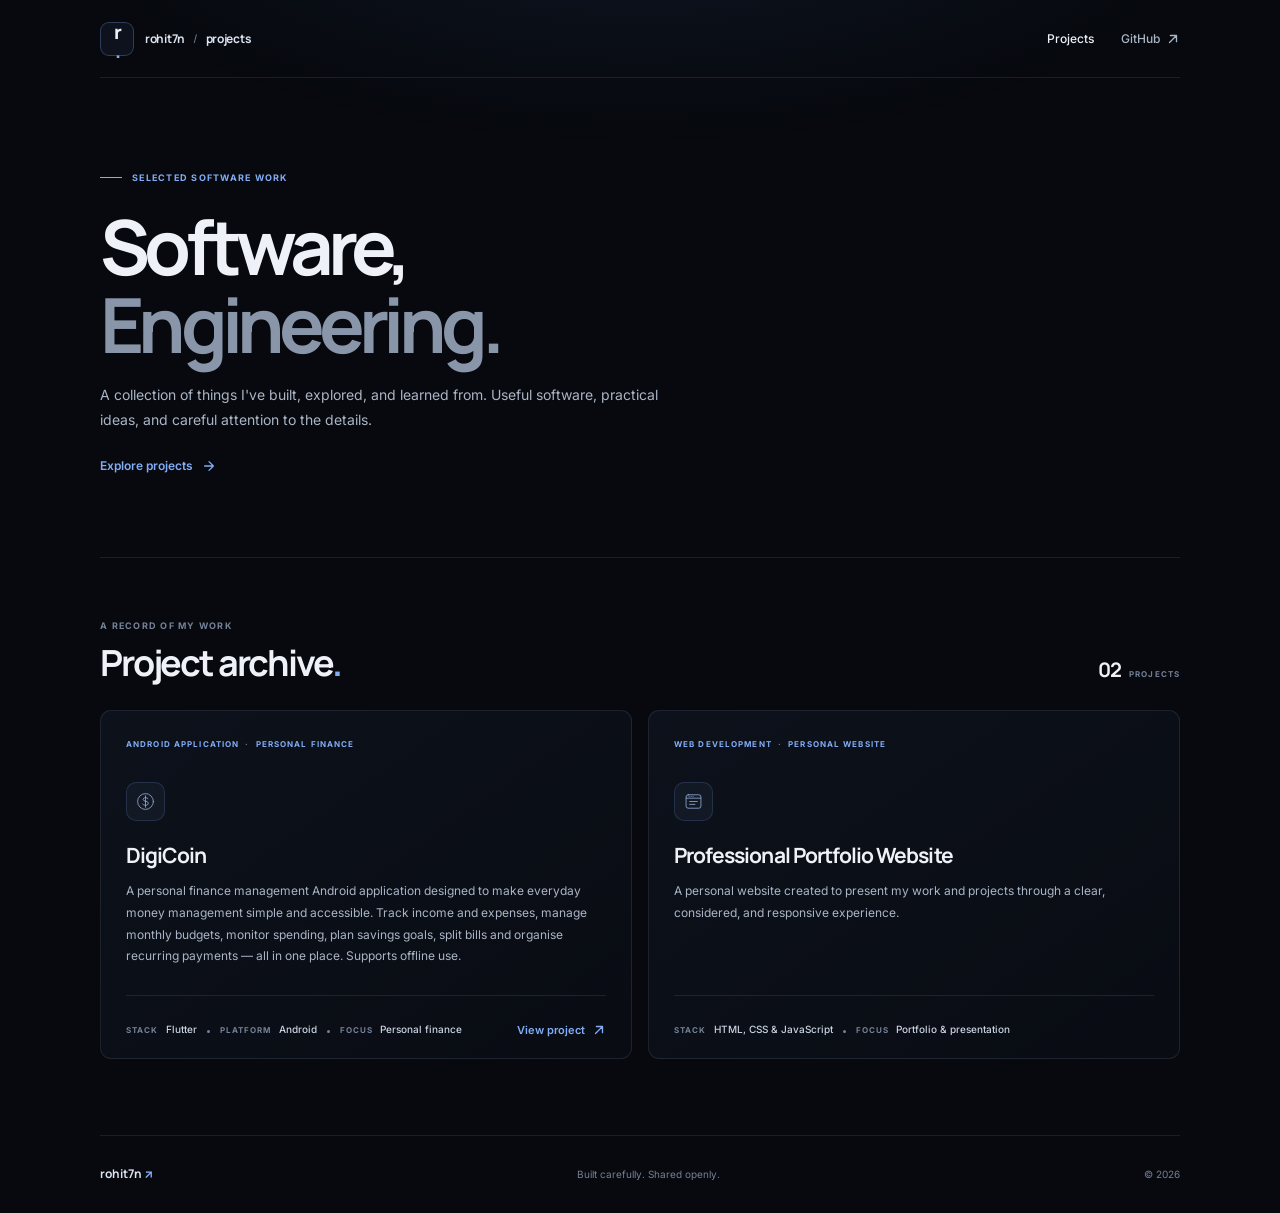
<file: index.html>
<!DOCTYPE html>
<html lang="en">
<head>
  <meta charset="UTF-8">
  <meta name="viewport" content="width=device-width, initial-scale=1.0">
  <meta name="theme-color" content="#07090e">
  <meta name="description" content="Selected software projects by rohit7n.">
  <meta name="color-scheme" content="dark">

  <title>Projects — rohit7n</title>

  <link rel="preconnect" href="https://fonts.googleapis.com">
  <link rel="preconnect" href="https://fonts.gstatic.com" crossorigin>

  <link href="https://fonts.googleapis.com/css2?family=Inter:wght@400;500;600;700&family=Manrope:wght@400;500;600;700;800&display=swap" rel="stylesheet">

  <link rel="stylesheet" href="style.css">
  <script src="script.js" defer></script>
</head>

<body>

  <a class="skip-link" href="#main-content">Skip to content</a>

  <div class="site-shell">

    <!-- HEADER -->
    <header class="site-header">

      <a class="brand" href="#top" aria-label="rohit7n projects home">
        <span class="brand-mark" aria-hidden="true">r<span>.</span></span>
        <span class="brand-name">rohit7n<span class="brand-divider">/</span>projects</span>
      </a>

      <nav class="site-nav" aria-label="Main navigation">

        <a class="nav-link nav-current" href="#work" aria-current="page">
          Projects
        </a>

        <a class="nav-link"
           href="https://github.com/rohit7n"
           target="_blank"
           rel="noopener noreferrer">

          GitHub

          <svg viewBox="0 0 16 16" aria-hidden="true">
            <path d="M4 12 12 4M5 4h7v7" />
          </svg>

        </a>

      </nav>

    </header>


    <!-- MAIN CONTENT -->
    <main id="main-content">

      <!-- HERO -->
      <section class="hero" id="top" aria-labelledby="page-title">

        <p class="eyebrow">
          <span class="eyebrow-line"></span>
          SELECTED SOFTWARE WORK
        </p>

        <h1 id="page-title">
          Software,<br>
          <span>Engineering.</span>
        </h1>

        <p class="hero-intro">
          A collection of things I've built, explored, and learned from.
          Useful software, practical ideas, and careful attention to the details.
        </p>

        <a class="hero-link" href="#work">

          Explore projects

          <svg viewBox="0 0 16 16" aria-hidden="true">
            <path d="M3 8h10M8 3l5 5-5 5" />
          </svg>

        </a>

      </section>


      <!-- PROJECT ARCHIVE -->
      <section class="work-section" id="work" aria-labelledby="work-title">

        <div class="section-heading">

          <div>

            <p class="section-kicker">A RECORD OF MY WORK</p>

            <h2 id="work-title">
              Project archive<span>.</span>
            </h2>

          </div>

          <p class="project-count">
            <strong id="project-count">02</strong>
            <span id="project-label">PROJECTS</span>
          </p>

        </div>


        <!-- PROJECT LIST -->
        <div class="project-grid" id="project-list">


          <!-- PROJECT 01: DIGICOIN -->
          <article class="project-card"
                   aria-labelledby="digicoin-title"
                   data-developed="">

            <div class="project-card-top">

              <p class="project-type">
                ANDROID APPLICATION <span>·</span> PERSONAL FINANCE
              </p>

              <time class="project-date" data-developed-date hidden></time>

            </div>


            <div class="project-main">

              <div class="project-symbol" aria-hidden="true">

                <svg viewBox="0 0 48 48">

                  <circle cx="24" cy="24" r="16.5" />

                  <path d="M29 17.8c-1.2-1.1-2.8-1.7-5-1.7-3 0-5 1.4-5 3.5 0 5.5 10.9 2.2 10.9 8.1 0 2.5-2.2 4.2-5.7 4.2-2.4 0-4.4-.8-5.8-2.2M24 12v24" />

                </svg>

              </div>


              <h3 id="digicoin-title">DigiCoin</h3>


              <p class="project-description">
                A personal finance management Android application
                designed to make everyday money management simple
                and accessible. Track income and expenses, manage
                monthly budgets, monitor spending, plan savings goals,
                split bills and organise recurring payments — all
                in one place. Supports offline use.
              </p>

            </div>


            <div class="project-bottom">

              <div class="project-meta">

                <span>STACK</span>
                <strong>Flutter</strong>

                <i aria-hidden="true"></i>

                <span>PLATFORM</span>
                <strong>Android</strong>

                <i aria-hidden="true"></i>

                <span>FOCUS</span>
                <strong>Personal finance</strong>

              </div>


              <a class="project-link"
                 href="https://rohit7n.github.io/projects/DigiCoin/index.html"
                 target="_blank"
                 rel="noopener noreferrer">

                View project

                <svg viewBox="0 0 16 16" aria-hidden="true">
                  <path d="M4 12 12 4M5 4h7v7" />
                </svg>

              </a>

            </div>

          </article>



          <!-- PROJECT 02: PORTFOLIO WEBSITE -->
          <article class="project-card"
                   aria-labelledby="portfolio-title"
                   data-developed="">

            <div class="project-card-top">

              <p class="project-type">
                WEB DEVELOPMENT <span>·</span> PERSONAL WEBSITE
              </p>

              <time class="project-date" data-developed-date hidden></time>

            </div>


            <div class="project-main">

              <div class="project-symbol" aria-hidden="true">

                <svg viewBox="0 0 48 48">

                  <rect x="8.5" y="10" width="31" height="28" rx="4.5" />

                  <path d="M9 17h30M15 13.5h.1M19 13.5h.1M23 13.5h.1M16 24h16M16 30h11" />

                </svg>

              </div>


              <h3 id="portfolio-title">
                Professional Portfolio Website
              </h3>


              <p class="project-description">
                A personal website created to present my work
                and projects through a clear, considered,
                and responsive experience.
              </p>

            </div>


            <div class="project-bottom">

              <div class="project-meta">

                <span>STACK</span>
                <strong>HTML, CSS &amp; JavaScript</strong>

                <i aria-hidden="true"></i>

                <span>FOCUS</span>
                <strong>Portfolio &amp; presentation</strong>

              </div>

            </div>

          </article>


        </div>

      </section>

    </main>


    <!-- FOOTER -->
    <footer class="site-footer">

      <a class="footer-brand"
         href="https://github.com/rohit7n"
         target="_blank"
         rel="noopener noreferrer">

        rohit7n <span aria-hidden="true">↗</span>

      </a>

      <p>Built carefully. Shared openly.</p>

      <span class="footer-year">
        © <span id="current-year">2026</span>
      </span>

    </footer>

  </div>

</body>
</html>
</file>
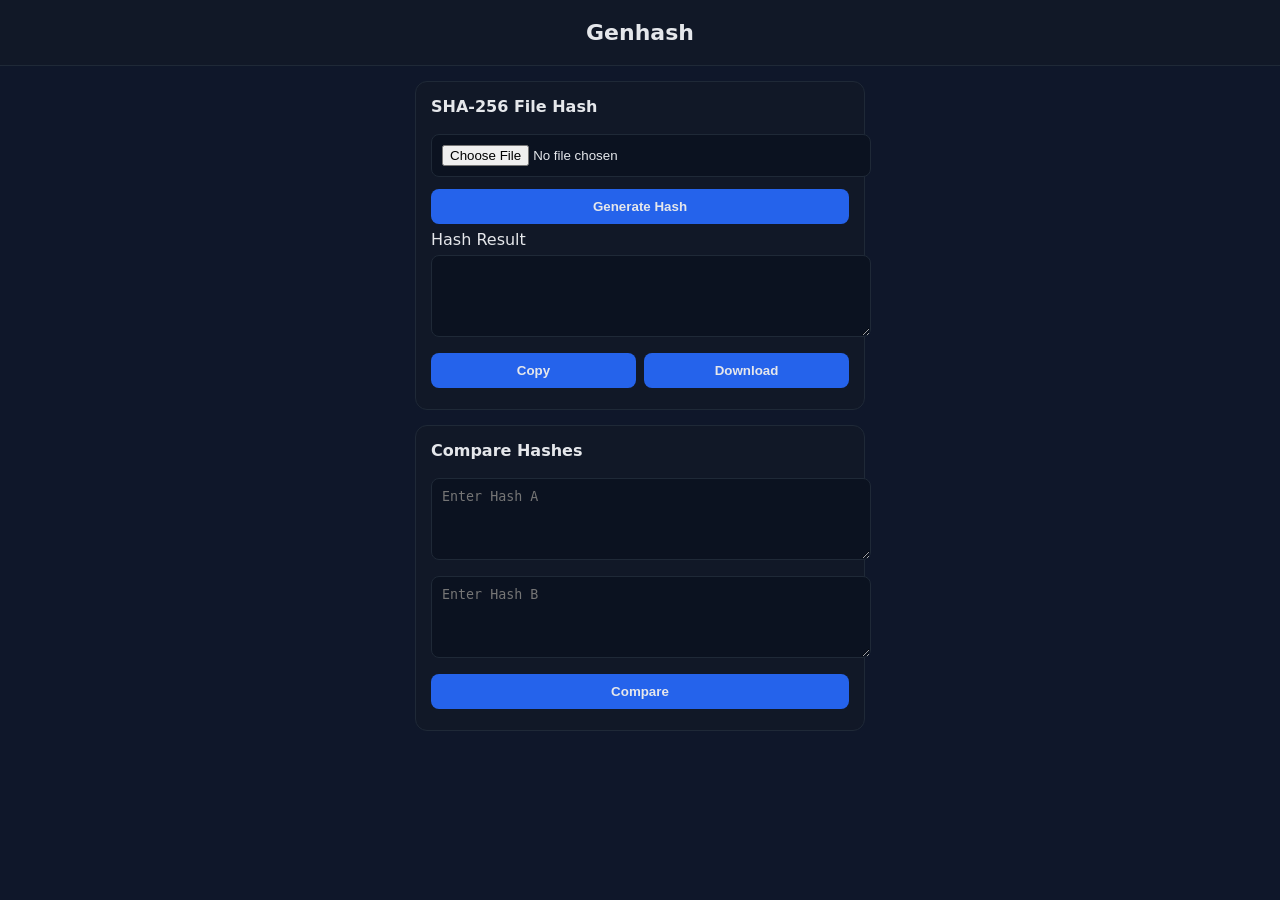
<file: GenHash/index.html>
<!DOCTYPE html>
<html lang="en">
<head>
<meta charset="UTF-8">
<meta name="viewport" content="width=device-width, initial-scale=1.0">
<title>Genhash</title>
<style>
body{margin:0;font-family:system-ui,sans-serif;background:#0f172a;color:#e5e7eb}
header{padding:20px;text-align:center;background:#111827;border-bottom:1px solid #1f2937}
h1{margin:0;font-size:22px;font-weight:600}
.container{max-width:450px;margin:auto;padding:15px}
.card{background:#111827;border:1px solid #1f2937;border-radius:12px;padding:15px;margin-bottom:15px}
h2{margin:0 0 12px 0;font-size:16px}
input,textarea,button{width:100%;padding:10px;margin:6px 0;border-radius:8px;border:1px solid #1f2937;background:#0b1220;color:#e5e7eb}
textarea{resize:vertical;min-height:60px}
button{background:#2563eb;border:none;font-weight:600;cursor:pointer}
button:hover{background:#3b82f6}
.status{font-size:12px;color:#9ca3af}
.result-actions{display:flex;gap:8px;flex-wrap:wrap}
.result-actions button{flex:1}
@media(max-width:400px){.result-actions{flex-direction:column}}
</style>
</head>
<body>
<header><h1>Genhash</h1></header>
<div class="container">

<div class="card">
<h2>SHA-256 File Hash</h2>
<input type="file" id="fileInput">
<button onclick="hashFile()">Generate Hash</button>
<div class="status" id="hashStatus"></div>
<label>Hash Result</label>
<textarea id="hashOutput" readonly></textarea>
<div class="result-actions">
<button onclick="copyHash()">Copy</button>
<button onclick="downloadHash()">Download</button>
</div>
</div>

<div class="card">
<h2>Compare Hashes</h2>
<textarea id="hashA" placeholder="Enter Hash A"></textarea>
<textarea id="hashB" placeholder="Enter Hash B"></textarea>
<button onclick="compareHashes()">Compare</button>
<div class="status" id="compareStatus"></div>
</div>

</div>
<script>
// Convert ArrayBuffer to Hex
const bufToHex = b=>Array.from(new Uint8Array(b)).map(x=>x.toString(16).padStart(2,'0')).join('');

// Generate SHA-256 hash of file
async function hashFile(){
  const f=document.getElementById("fileInput").files[0];
  const status=document.getElementById("hashStatus");
  const out=document.getElementById("hashOutput");
  if(!f){alert("Select a file.");return;}
  status.innerText="Processing...";
  try{
    const buf=await f.arrayBuffer();
    const hash=await crypto.subtle.digest('SHA-256',buf);
    out.value=bufToHex(hash);
    status.innerText="Done";
  }catch(e){status.innerText="Error";console.error(e);}
}

// Copy hash
function copyHash(){const h=document.getElementById("hashOutput").value;if(h)navigator.clipboard.writeText(h)}

// Download hash
function downloadHash(){const h=document.getElementById("hashOutput").value;if(!h)return;const a=document.createElement("a");a.href=URL.createObjectURL(new Blob([h],{type:'text/plain'}));a.download="hash.txt";a.click()}

// Compare hashes
function compareHashes(){
  const a=document.getElementById("hashA").value.trim();
  const b=document.getElementById("hashB").value.trim();
  const status=document.getElementById("compareStatus");
  if(!a||!b){status.innerText="Enter both hashes.";return;}
  status.innerText=(a===b)?"✅ Hashes Match":"❌ Hashes Are Different";
}
</script>
</body>
</html>
</file>
<file: style.css>
:root {
  color-scheme: dark;
  --bg: #07090e;
  --surface: #0c1018;
  --surface-hover: #0f1520;
  --border: rgba(155, 174, 204, 0.13);
  --border-hover: rgba(111, 160, 245, 0.34);
  --text: #eef2f8;
  --text-soft: #aab5c5;
  --muted: #748197;
  --blue: #82adf6;
  --blue-rgb-10: rgba(91, 145, 235, 0.10);
  --font-body: "Inter", ui-sans-serif, system-ui, -apple-system, BlinkMacSystemFont, "Segoe UI", sans-serif;
  --font-heading: "Manrope", var(--font-body);
  --content-width: 1080px;
}

*,
*::before,
*::after {
  box-sizing: border-box;
}

html {
  min-width: 320px;
  scroll-behavior: smooth;
  scroll-padding-top: 28px;
}

body {
  min-height: 100vh;
  margin: 0;
  overflow-x: hidden;
  background: var(--bg);
  color: var(--text);
  font-family: var(--font-body);
  font-size: 14px;
  -webkit-font-smoothing: antialiased;
  text-rendering: optimizeLegibility;
}

body::before {
  position: fixed;
  z-index: -1;
  inset: 0;
  content: "";
  pointer-events: none;
  background: radial-gradient(ellipse 68% 42% at 50% -14%, var(--blue-rgb-10), transparent 72%);
}

a {
  color: inherit;
  text-decoration: none;
}

button,
a {
  -webkit-tap-highlight-color: transparent;
}

a:focus-visible {
  outline: 2px solid var(--blue);
  outline-offset: 4px;
  border-radius: 3px;
}

[hidden] {
  display: none !important;
}

.site-shell {
  width: min(var(--content-width), calc(100% - 64px));
  margin-inline: auto;
}

.skip-link {
  position: absolute;
  z-index: 5;
  top: 12px;
  left: 12px;
  padding: 10px 14px;
  transform: translateY(-160%);
  border-radius: 6px;
  background: var(--blue);
  color: #07101e;
  font-weight: 700;
}

.skip-link:focus {
  transform: translateY(0);
}

.site-header {
  display: flex;
  min-height: 78px;
  align-items: center;
  justify-content: space-between;
  border-bottom: 1px solid var(--border);
}

.brand,
.brand-name,
.site-nav,
.nav-link {
  display: inline-flex;
  align-items: center;
}

.brand {
  gap: 11px;
}

.brand-mark {
  display: grid;
  width: 34px;
  height: 34px;
  place-items: center;
  border: 1px solid rgba(130, 173, 246, 0.28);
  border-radius: 9px;
  background: rgba(130, 173, 246, 0.06);
  color: var(--text);
  font: 800 19px/1 var(--font-heading);
  letter-spacing: -0.09em;
}

.brand-mark span,
.footer-brand span {
  color: var(--blue);
}

.brand-name {
  gap: 8px;
  color: #dce4f0;
  font: 700 12px/1 var(--font-heading);
  letter-spacing: -0.025em;
}

.brand-divider {
  color: var(--muted);
  font-weight: 400;
}

.site-nav {
  gap: 27px;
}

.nav-link {
  gap: 6px;
  color: var(--text-soft);
  font-size: 12px;
  font-weight: 500;
  transition: color 180ms ease;
}

.nav-link:hover,
.nav-current {
  color: var(--text);
}

.nav-link svg,
.hero-link svg,
.project-link svg {
  width: 14px;
  height: 14px;
  fill: none;
  stroke: currentColor;
  stroke-linecap: round;
  stroke-linejoin: round;
  stroke-width: 1.5;
}

.nav-link svg,
.hero-link svg,
.project-link svg {
  transition: transform 180ms ease;
}

.nav-link:hover svg,
.project-link:hover svg {
  transform: translate(2px, -2px);
}

.hero {
  padding: 94px 0 84px;
  border-bottom: 1px solid var(--border);
}

.eyebrow,
.section-kicker,
.project-type,
.project-meta > span {
  font-size: 9px;
  font-weight: 700;
  letter-spacing: 0.14em;
}

.eyebrow {
  display: flex;
  align-items: center;
  gap: 10px;
  margin: 0;
  color: var(--blue);
}

.eyebrow-line {
  width: 22px;
  height: 1px;
  background: var(--blue);
}

.hero h1 {
  margin: 24px 0 18px;
  font: 700 clamp(48px, 7vw, 76px)/1.03 var(--font-heading);
  letter-spacing: -0.075em;
}

.hero h1 span {
  color: #8996aa;
}

.hero-intro {
  max-width: 580px;
  margin: 0;
  color: var(--text-soft);
  font-size: 14px;
  line-height: 1.85;
}

.hero-link {
  display: inline-flex;
  align-items: center;
  gap: 9px;
  margin-top: 25px;
  color: var(--blue);
  font-size: 12px;
  font-weight: 600;
  transition: color 180ms ease;
}

.hero-link:hover {
  color: #b4cefa;
}

.hero-link:hover svg {
  transform: translateX(3px);
}

.work-section {
  padding: 62px 0 76px;
}

.section-heading {
  display: flex;
  align-items: flex-end;
  justify-content: space-between;
  gap: 20px;
  margin-bottom: 26px;
}

.section-kicker {
  margin: 0 0 11px;
  color: var(--muted);
}

.section-heading h2 {
  margin: 0;
  font: 700 clamp(27px, 4vw, 36px)/1.16 var(--font-heading);
  letter-spacing: -0.06em;
}

.section-heading h2 span {
  color: var(--blue);
}

.project-count {
  display: flex;
  align-items: baseline;
  gap: 8px;
  margin: 0 0 4px;
}

.project-count strong {
  color: var(--text);
  font: 700 20px/1 var(--font-heading);
  letter-spacing: -0.05em;
}

.project-count span {
  color: var(--muted);
  font-size: 8px;
  font-weight: 700;
  letter-spacing: 0.14em;
}

.project-grid {
  display: grid;
  grid-template-columns: repeat(2, minmax(0, 1fr));
  gap: 16px;
}

.project-card {
  display: flex;
  min-width: 0;
  min-height: 278px;
  flex-direction: column;
  padding: 25px 25px 21px;
  border: 1px solid var(--border);
  border-radius: 11px;
  background: linear-gradient(145deg, rgba(13, 18, 28, 0.96), rgba(9, 12, 19, 0.98));
  transition: transform 220ms ease, border-color 220ms ease, background-color 220ms ease, box-shadow 220ms ease;
}

.project-card:hover {
  transform: translateY(-3px);
  border-color: var(--border-hover);
  background: linear-gradient(145deg, rgba(16, 23, 36, 0.98), rgba(10, 14, 22, 0.99));
  box-shadow: 0 14px 34px rgba(0, 0, 0, 0.2);
}

.project-card-top {
  display: flex;
  min-height: 15px;
  align-items: center;
  justify-content: space-between;
  gap: 14px;
}

.project-type {
  margin: 0;
  color: var(--blue);
  font-size: 8px;
  line-height: 1.5;
}

.project-type span {
  color: var(--muted);
  padding-inline: 3px;
}

.project-date {
  flex: 0 0 auto;
  color: var(--muted);
  font-size: 10px;
  font-weight: 500;
  white-space: nowrap;
}

.project-main {
  flex: 1;
  padding-top: 31px;
}

.project-symbol {
  display: grid;
  width: 39px;
  height: 39px;
  margin-bottom: 21px;
  place-items: center;
  border: 1px solid rgba(130, 173, 246, 0.16);
  border-radius: 10px;
  background: rgba(130, 173, 246, 0.055);
  color: #a8c5f5;
}

.project-symbol svg {
  width: 23px;
  height: 23px;
  fill: none;
  stroke: currentColor;
  stroke-linecap: round;
  stroke-linejoin: round;
  stroke-width: 1.45;
}

.project-card h3 {
  margin: 0;
  color: var(--text);
  font: 700 21px/1.3 var(--font-heading);
  letter-spacing: -0.045em;
}

.project-description {
  max-width: 470px;
  margin: 11px 0 0;
  color: var(--text-soft);
  font-size: 12px;
  line-height: 1.8;
}

.project-bottom {
  display: flex;
  min-height: 42px;
  align-items: flex-end;
  justify-content: space-between;
  gap: 18px;
  margin-top: 28px;
  padding-top: 16px;
  border-top: 1px solid var(--border);
}

.project-meta {
  display: flex;
  flex-wrap: wrap;
  align-items: baseline;
  gap: 7px;
  color: var(--text-soft);
  font-size: 10px;
  line-height: 1.6;
}

.project-meta > span {
  color: var(--muted);
  font-size: 8px;
}

.project-meta strong {
  color: #cbd5e3;
  font-size: 10px;
  font-weight: 500;
}

.project-meta i {
  width: 3px;
  height: 3px;
  margin: 0 3px 2px;
  border-radius: 50%;
  background: var(--muted);
}

.project-link {
  display: inline-flex;
  flex: 0 0 auto;
  align-items: center;
  gap: 7px;
  color: var(--blue);
  font-size: 11px;
  font-weight: 600;
  white-space: nowrap;
  transition: color 180ms ease;
}

.project-link:hover {
  color: #bed5fb;
}

.site-footer {
  display: flex;
  min-height: 78px;
  align-items: center;
  justify-content: space-between;
  gap: 16px;
  border-top: 1px solid var(--border);
}

.footer-brand {
  color: #dbe4f1;
  font: 700 12px/1 var(--font-heading);
}

.site-footer p,
.footer-year {
  margin: 0;
  color: var(--muted);
  font-size: 10px;
}

@media (max-width: 760px) {
  .site-shell {
    width: min(100% - 40px, var(--content-width));
  }

  .hero {
    padding: 76px 0 66px;
  }

  .project-grid {
    grid-template-columns: 1fr;
  }

  .project-card {
    min-height: 260px;
  }
}

@media (max-width: 480px) {
  .site-shell {
    width: calc(100% - 32px);
  }

  .site-header {
    min-height: 68px;
  }

  .site-nav {
    gap: 18px;
  }

  .hero {
    padding: 64px 0 58px;
  }

  .hero h1 {
    font-size: clamp(43px, 12vw, 58px);
  }

  .hero-intro {
    font-size: 13px;
  }

  .work-section {
    padding: 48px 0 58px;
  }

  .section-heading {
    align-items: flex-end;
    gap: 12px;
  }

  .project-count {
    gap: 5px;
  }

  .project-count strong {
    font-size: 18px;
  }

  .project-card {
    padding: 21px 19px 18px;
  }

  .project-main {
    padding-top: 27px;
  }

  .project-bottom {
    align-items: flex-start;
    flex-direction: column;
    gap: 12px;
  }

  .site-footer {
    min-height: 72px;
  }
}

@media (prefers-reduced-motion: reduce) {
  html {
    scroll-behavior: auto;
  }

  *,
  *::before,
  *::after {
    transition-duration: 0.01ms !important;
    animation-duration: 0.01ms !important;
    animation-iteration-count: 1 !important;
  }
}
</file>
